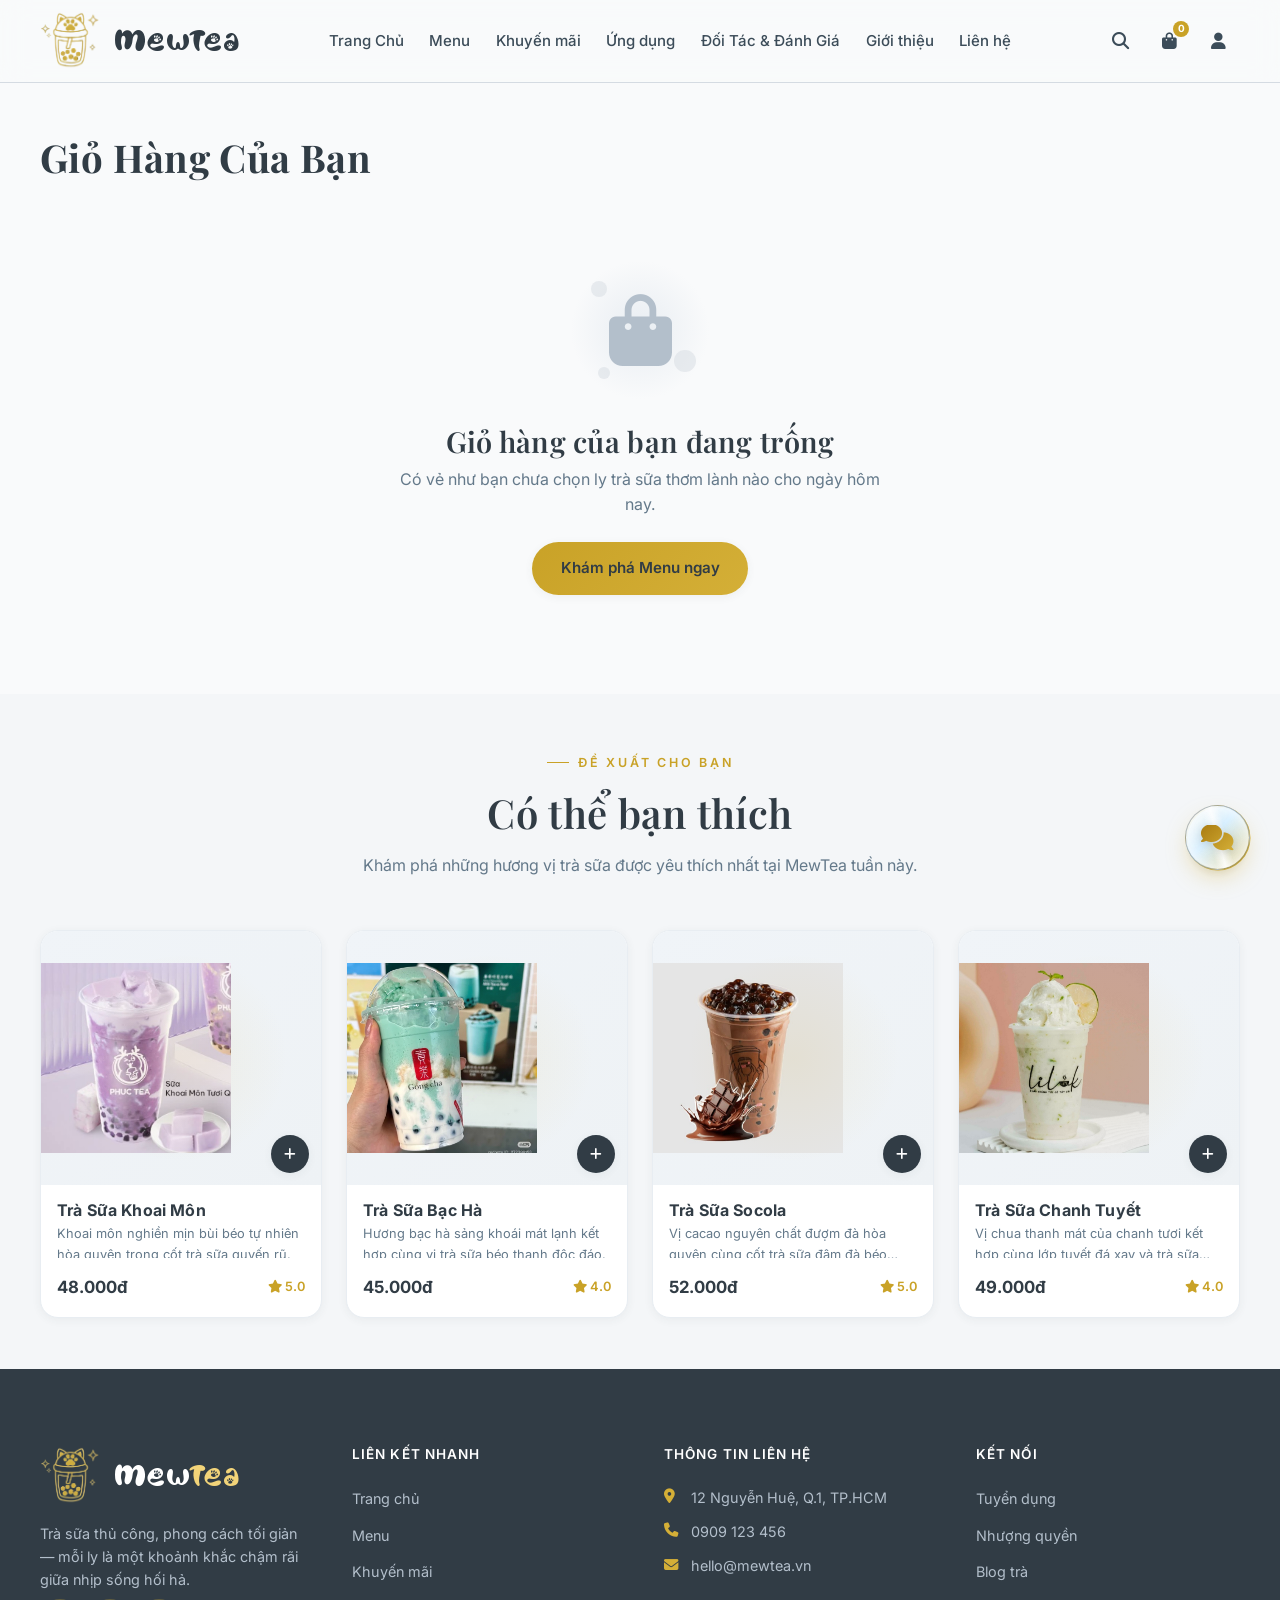
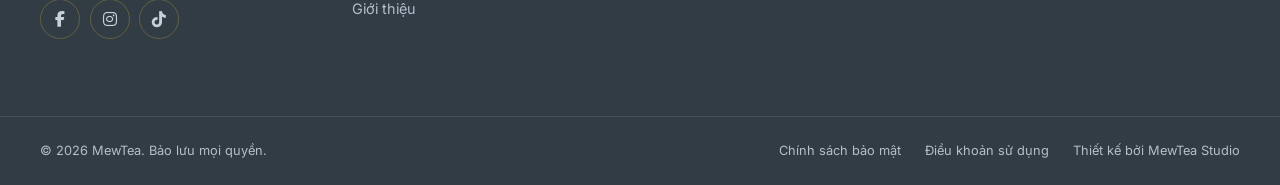
<file: Giohang.html>
<!DOCTYPE html>
<html lang="vi">
<head>
  <meta charset="UTF-8">
  <meta name="viewport" content="width=device-width, initial-scale=1.0">
  <title>Giỏ Hàng | MewTea — Trà Sữa Thủ Công Cao Cấp</title>
  <meta name="description" content="Quản lý giỏ hàng MewTea của bạn — trà sữa thủ công từ nguyên liệu tự nhiên, phong cách tối giản Nhật Bản & Bắc Âu.">
  
  <link rel="preconnect" href="https://fonts.googleapis.com">
  <link rel="preconnect" href="https://fonts.gstatic.com" crossorigin>
  <link href="https://fonts.googleapis.com/css2?family=Playfair+Display:ital,wght@0,400;0,500;0,600;0,700;1,500&family=Inter:wght@300;400;500;600;700&display=swap" rel="stylesheet">
  <link rel="stylesheet" href="https://cdnjs.cloudflare.com/ajax/libs/font-awesome/6.5.1/css/all.min.css">
  <link rel="stylesheet" href="assets/css/Header.css">
  <link rel="stylesheet" href="assets/css/Footer.css">
  <link rel="stylesheet" href="assets/css/Giohang.css">
  <link rel="stylesheet" href="assets/css/pop-up.css">
  <script src="assets/js/cart-handler.js"></script>
  <style>
    @font-face {
      font-family: "MewFont" ;
      src: url("assets/Font/MewFont.ttf") format("truetype");
      font-weight: normal;
      font-style: normal;
    }
  </style>

</head>
<body>

<header class="site-header">
  <div class="container header__inner">

    <!-- Header Logo -->
    <a href="Index.html" class="logo" aria-label="MewTea — Trang chủ" target="_self">
      <span class="logo__mark">
        <img src="assets/Logo/MT.png" alt="Logo MewTea">
      </span>
      <span class="logo__text">Mew<em>Tea</em></span>
    </a>

    <input type="checkbox" id="nav-toggle" class="nav-toggle-input">

    <nav class="nav" aria-label="Điều hướng chính">
      <ul class="nav__list">
        <li><a href="Index.html#hero" class="nav__link" target="_self">Trang Chủ</a></li>
        <li><a href="Menu.html" class="nav__link" target="_self">Menu</a></li>
        <li><a href="Safe.html" class="nav__link" target="_self">Khuyến mãi</a></li>
        <li><a href="Ourapp.html" class="nav__link" target="_self">Ứng dụng</a></li>
        <li><a href="Client-partner.html" class="nav__link" target="_self">Đối Tác & Đánh Giá</a></li>
        <li><a href="About.html" class="nav__link" target="_self">Giới thiệu</a></li>
        <li><a href="Index.html#contact" class="nav__link" target="_self">Liên hệ</a></li>
      </ul>
    </nav>

    <div class="header__actions">
      <button class="icon-btn icon-btn--search" aria-label="Tìm kiếm"><i class="fa-solid fa-magnifying-glass"></i></button>
      <a href="Giohang.html" class="icon-btn" aria-label="Giỏ hàng" target="_self">
        <i class="fa-solid fa-bag-shopping"></i>
        <span class="cart-badge">2</span>
      </a>
      <a href="Login.html" class="icon-btn" aria-label="Tài khoản" target="_self"><i class="fa-solid fa-user"></i></a>
      <label for="nav-toggle" class="nav-toggle-label" aria-label="Mở menu">
        <span></span><span></span><span></span>
      </label>
    </div>

    <label for="nav-toggle" class="nav-overlay" aria-hidden="true"></label>
  </div>
</header>

  <main class="cart-section section--tight">
    <div class="container">
      <h1 class="cart-title">Giỏ Hàng Của Bạn</h1>
      
      <div class="cart-grid" id="cart-grid">
        
        <section class="cart-left">
          <div class="cart-list" id="cart-items-container">
            </div>
        </section>

        <aside class="cart-right cart-summary" id="cart-summary-section">
          <div class="order-summary glass">
            <h2 class="summary-title">Tóm tắt đơn hàng</h2>
            
            <div class="promo-box">
              <label for="voucher-input" class="promo-label">Mã khuyến mãi / Voucher</label>
              <div class="promo-input-group">
                <input type="text" id="voucher-input" placeholder="Nhập mã MEWTEA..." autocomplete="off">
                <button type="button" class="btn-apply" id="btn-apply-voucher">Áp dụng</button>
              </div>
              <p class="promo-message" id="promo-msg"></p>
            </div>

            <div class="summary-details">
              <div class="summary-row">
                <span>Tạm tính</span>
                <span id="summary-subtotal">0đ</span>
              </div>
              <div class="summary-row" id="voucher-row" style="display: none;">
                <span>Voucher giảm giá</span>
                <span class="discount-color" id="summary-discount">-0đ</span>
              </div>
              <div class="summary-row">
                <span>Phí giao hàng</span>
                <span id="summary-shipping">30.000đ</span>
              </div>
              <div class="summary-row" id="shipping-discount-row" style="display: none;">
                <span>Hỗ trợ phí ship (Freeship)</span>
                <span class="discount-color" id="summary-shipping-discount">-30.000đ</span>
              </div>
              <div class="summary-row">
                <span>Thuế VAT (8%)</span>
                <span id="summary-vat">0đ</span>
              </div>
              <div class="summary-divider"></div>
              <div class="summary-row summary-total">
                <span>Tổng tiền</span>
                <span id="summary-total">0đ</span>
              </div>
            </div>

            <div class="summary-actions">
              <button class="btn btn--gold btn--full ripple-effect" id="btn-checkout">Thanh toán ngay</button>
              <a href="Menu.html" class="btn btn--outline btn--full ripple-effect">Tiếp tục mua sắm</a>
            </div>
          </div>
        </aside>

      </div>

      <div class="cart-empty" id="cart-empty-state" style="display: none;">
        <div class="empty-illustration">
          <div class="bubble-container">
            <div class="empty-bubble"></div>
            <div class="empty-bubble"></div>
            <div class="empty-bubble"></div>
          </div>
          <i class="fa-solid fa-bag-shopping empty-icon"></i>
        </div>
        <h2>Giỏ hàng của bạn đang trống</h2>
        <p>Có vẻ như bạn chưa chọn ly trà sữa thơm lành nào cho ngày hôm nay.</p>
        <a href="Menu.html" class="btn btn--gold ripple-effect">Khám phá Menu ngay</a>
      </div>

    </div>
  </main>

  <section class="recommended-section bg-alt section--tight">
    <div class="container">
      <div class="section-head section-head--center">
        <span class="eyebrow">Đề xuất cho bạn</span>
        <h2>Có thể bạn thích</h2>
        <p>Khám phá những hương vị trà sữa được yêu thích nhất tại MewTea tuần này.</p>
      </div>

      <div class="recommend-grid" id="cart-recommend-grid"></div>
    </div>
  </section>

<footer class="site-footer">
  <div class="container footer__top">
    <div class="footer__brand">
      <a href="Index.html" class="logo" target="_self">
        <span class="logo__mark">
          <img src="assets/Logo/MT.png" alt="Logo MewTea">
        </span>
        <span class="logo__text">Mew<em>Tea</em></span>
      </a>
      <p>Trà sữa thủ công, phong cách tối giản — mỗi ly là một khoảnh khắc chậm rãi giữa nhịp sống hối hả.</p>
      <div class="footer__social">
        <a href="https://facebook.com/mewtea.vn" aria-label="Facebook" target="_blank" rel="noopener"><i class="fa-brands fa-facebook-f"></i></a>
        <a href="https://instagram.com/mewtea.vn" aria-label="Instagram" target="_blank" rel="noopener"><i class="fa-brands fa-instagram"></i></a>
        <a href="https://www.tiktok.com/@mewtea.vn" aria-label="TikTok" target="_blank" rel="noopener"><i class="fa-brands fa-tiktok"></i></a>
      </div>
    </div>

    <div class="footer__col">
      <h4>Liên kết nhanh</h4>
      <ul>
        <li><a href="Index.html#hero" target="_self">Trang chủ</a></li>
        <li><a href="Menu.html" target="_self">Menu</a></li>
        <li><a href="Safe.html" target="_self">Khuyến mãi</a></li>
        <li><a href="About.html" target="_self">Giới thiệu</a></li>
      </ul>
    </div>

    <div class="footer__col">
      <h4>Thông tin liên hệ</h4>
      <ul class="footer__contact">
        <li><i class="fa-solid fa-location-dot"></i> 12 Nguyễn Huệ, Q.1, TP.HCM</li>
        <li><i class="fa-solid fa-phone"></i> 0909 123 456</li>
        <li><i class="fa-solid fa-envelope"></i> hello@mewtea.vn</li>
      </ul>
    </div>

    <div class="footer__col">
      <h4>Kết nối</h4>
      <ul>
        <li><a href="Index.html#contact" target="_self">Tuyển dụng</a></li>
        <li><a href="Index.html#contact" target="_self">Nhượng quyền</a></li>
        <li><a href="Menu.html" target="_self">Blog trà</a></li>
      </ul>
    </div>
  </div>

  <div class="container footer__bottom">
    <p>© 2026 MewTea. Bảo lưu mọi quyền.</p>
    <div class="footer__legal">
      <a href="About.html" target="_self">Chính sách bảo mật</a>
      <a href="About.html" target="_self">Điều khoản sử dụng</a>
      <a href="About.html" target="_self">Thiết kế bởi MewTea Studio</a>
    </div>
  </div>
</footer>

<script src="assets/js/EffectGioHang.js"></script>

<script src="assets/js/mewtea-data.js"></script>
<script src="assets/js/GioHang.js"></script>

<a href="https://zalo.me/pc" class="mt-floating-popup-link" target="_blank">
  <button class="mt-floating-popup" aria-label="Liên hệ MewTea">
      <i class="fa-solid fa-comments"></i>
  </button>
  <span class="mt-floating-tooltip">
      Chat với MewTea
  </span>
</a>
</body>
</html>
</file>
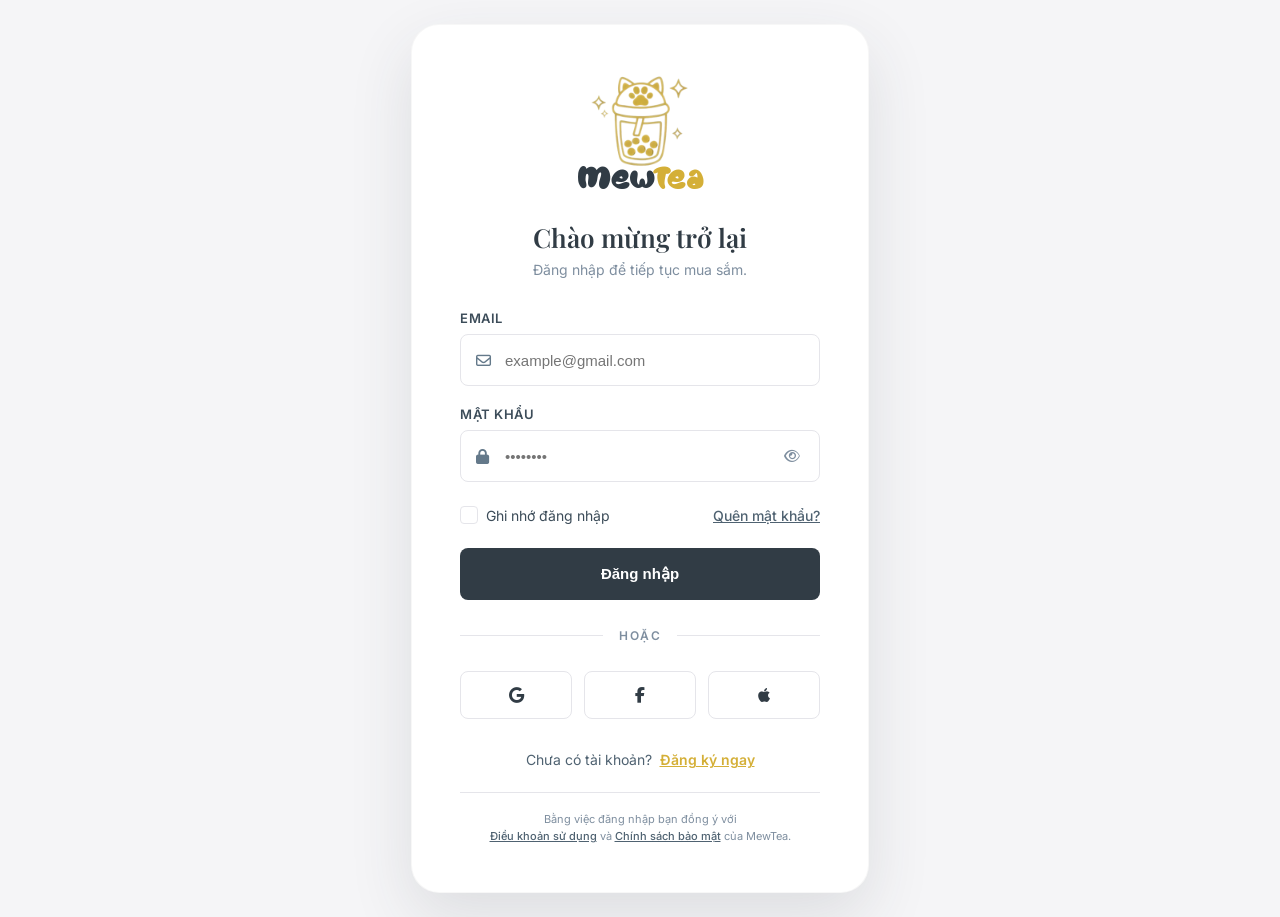
<file: Login.html>
<!DOCTYPE html>
<html lang="vi">
<head>
  <meta charset="UTF-8">
  <meta name="viewport" content="width=device-width, initial-scale=1.0">
  <title>Đăng nhập — MewTea Luxury Tea & Cafe</title>
  <meta name="description" content="Đăng nhập vào tài khoản MewTea để tích điểm thành viên, nhận voucher độc quyền và đặt những ly trà sữa thủ công thượng hạng.">

  <!-- Google Fonts & Font Awesome -->
  <link rel="preconnect" href="https://fonts.googleapis.com">
  <link rel="preconnect" href="https://fonts.gstatic.com" crossorigin>
  <link href="https://fonts.googleapis.com/css2?family=Playfair+Display:ital,wght@0,400;0,500;0,600;0,700;1,500&family=Inter:wght@300;400;500;600;700&display=swap" rel="stylesheet">
  <link rel="stylesheet" href="https://cdnjs.cloudflare.com/ajax/libs/font-awesome/6.5.1/css/all.min.css">
  <link rel="stylesheet" href="assets/css/Login.css">
  <style>
    @font-face {
      font-family: "MewFont" ;
      src: url("assets/Font/MewFont.ttf") format("truetype");
      font-weight: normal;
      font-style: normal;
  }
  </style>
</head>
<body>

  <div class="login-container">

    <!-- Right Login Area -->
    <main class="form-side">
      <article class="login-card">
        <header class="card-header">
          <div class="logo"><img src="assets/Logo/MT.png" alt="Logo"></div>
          <div class="logo">Mew<span>Tea</span></div>
          <h2>Chào mừng trở lại</h2>
          <p>Đăng nhập để tiếp tục mua sắm.</p>
        </header>

        <!-- Login Form -->
        <form id="loginForm" novalidate>
          
          <!-- Email Input -->
          <div class="form-group" id="emailGroup">
            <label for="email" class="form-label">Email</label>
            <div class="input-wrapper">
              <input 
                type="email" 
                id="email" 
                class="form-input" 
                placeholder="example@gmail.com" 
                required 
                autocomplete="email"
                aria-describedby="emailError"
              >
              <i class="fa-regular fa-envelope input-icon" aria-hidden="true"></i>
            </div>
            <span class="error-text" id="emailError" role="alert">
              <i class="fa-solid fa-circle-exclamation"></i> Email không hợp lệ
            </span>
          </div>

          <!-- Password Input -->
          <div class="form-group" id="passwordGroup">
            <label for="password" class="form-label">Mật khẩu</label>
            <div class="input-wrapper">
              <input 
                type="password" 
                id="password" 
                class="form-input" 
                placeholder="••••••••" 
                required 
                autocomplete="current-password"
                aria-describedby="passwordError"
              >
              <i class="fa-solid fa-lock input-icon" aria-hidden="true"></i>
              <button type="button" id="togglePassword" class="password-toggle" aria-label="Hiển thị mật khẩu">
                <i class="fa-regular fa-eye"></i>
              </button>
            </div>
            <span class="error-text" id="passwordError" role="alert">
              <i class="fa-solid fa-circle-exclamation"></i> Mật khẩu phải chứa ít nhất 6 ký tự
            </span>
          </div>

          <!-- Options -->
          <div class="form-options">
            <label class="remember-label">
              <input type="checkbox" class="remember-checkbox" id="remember">
              <span>Ghi nhớ đăng nhập</span>
            </label>
            <a href="#" class="forgot-link">Quên mật khẩu?</a>
          </div>

          <!-- Submit Button -->
          <button type="submit" class="btn-login" id="submitBtn">
            <span class="spinner" aria-hidden="true"></span>
            <span class="btn-text">Đăng nhập</span>
          </button>
        </form>

        <div class="divider">Hoặc</div>

        <!-- Social Connections -->
        <div class="social-grid">
          <button type="button" class="btn-social" aria-label="Đăng nhập bằng Google">
            <i class="fa-brands fa-google"></i>
          </button>
          <button type="button" class="btn-social" aria-label="Đăng nhập bằng Facebook">
            <i class="fa-brands fa-facebook-f"></i>
          </button>
          <button type="button" class="btn-social" aria-label="Đăng nhập bằng Apple">
            <i class="fa-brands fa-apple"></i>
          </button>
        </div>

        <div class="register-prompt">
          Chưa có tài khoản? <a href="#" class="register-link">Đăng ký ngay</a>
        </div>

        <!-- Tiny Footer -->
        <footer class="small-footer">
          Bằng việc đăng nhập bạn đồng ý với <br>
          <a href="#">Điều khoản sử dụng</a> và <a href="#">Chính sách bảo mật</a> của MewTea.
        </footer>
      </article>
    </main>

  </div>

  <!-- Smooth Client-Side Operations Script -->
  <script src="assets/js/Login.js"></script>

</body>
</html>
</file>
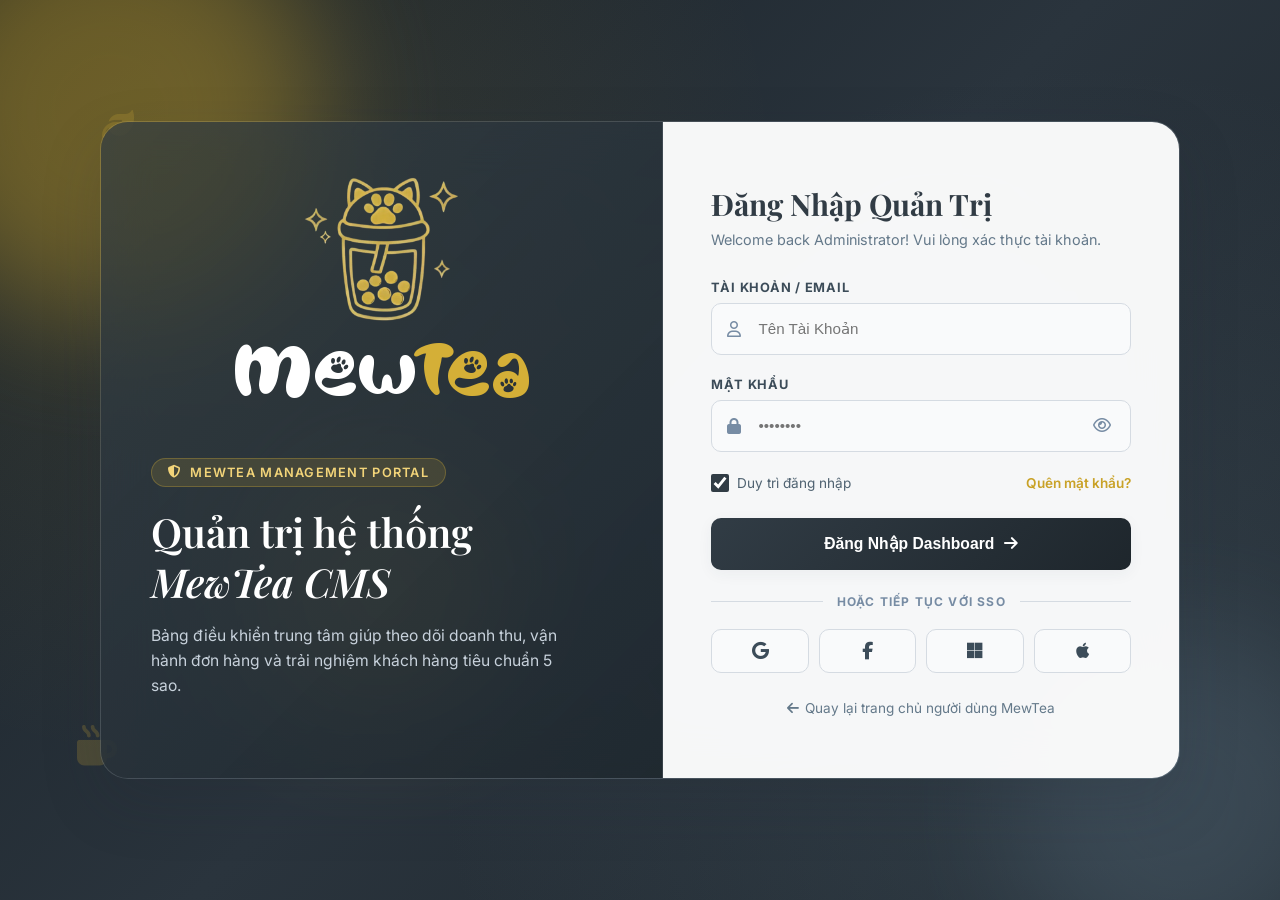
<file: admin/admin-login.html>
<!DOCTYPE html>
<html lang="vi">
<head>
    <meta charset="UTF-8">
    <meta name="viewport" content="width=device-width, initial-scale=1.0">
    <title>MewTea Admin — Dang nhap Quản trị</title>
    <link rel="preconnect" href="https://fonts.googleapis.com">
    <link rel="preconnect" href="https://fonts.gstatic.com" crossorigin>
    <link href="https://fonts.googleapis.com/css2?family=Playfair+Display:ital,wght@0,400;0,500;0,600;0,700;1,500&family=Inter:wght@300;400;500;600;700&display=swap" rel="stylesheet">
    <link rel="stylesheet" href="https://cdnjs.cloudflare.com/ajax/libs/font-awesome/6.5.1/css/all.min.css">
    
    <link rel="stylesheet" href="../assets/css/admin-login.css">
    <style>
      @font-face {
        font-family: "MewFont" ;
        src: url("../assets/Font/MewFont.ttf") format("truetype");
        font-weight: normal;
        font-style: normal;
      }
    </style>
</head>
<body>

    <div class="bg-canvas">
        <div class="floating-blob blob-1"></div>
        <div class="floating-blob blob-2"></div>
        <div class="floating-blob blob-3"></div>
    </div>

    <!-- Decorative floating tea icons -->
    <i class="fa-solid fa-leaf tea-decor" style="top: 12%; left: 8%; font-size: 2rem;"></i>
    <i class="fa-solid fa-mug-hot tea-decor" style="bottom: 15%; left: 6%; font-size: 2.5rem; animation-delay: -3s;"></i>
    <i class="fa-solid fa-leaf tea-decor" style="top: 20%; right: 10%; font-size: 1.8rem; animation-delay: -6s;"></i>

    <div class="admin-portal-wrapper" id="portalContainer">
        
        <!-- Left Hero Section -->
        <div class="portal-hero">
            <a href="../Index.html" class="hero-brand">
                <img src="../assets/Logo/MT.png" alt="MewTea Logo" onerror="this.src='https://via.placeholder.com/48?text=MT'">
                <div class="hero-brand-text">Mew<em>Tea</em></div>
            </a>

            <div class="hero-illustration">
                <div class="hero-badge">
                    <i class="fa-solid fa-shield-halved"></i> MewTea Management Portal
                </div>
                <h1 class="hero-title">Quản trị hệ thống<br><em>MewTea CMS</em></h1>
                <p class="hero-desc">Bảng điều khiển trung tâm giúp theo dõi doanh thu, vận hành đơn hàng và trải nghiệm khách hàng tiêu chuẩn 5 sao.</p>
            </div>

        </div>

        <!-- Right Form Section -->
        <div class="portal-form-side">
            <div class="form-header">
                <h2>Đăng Nhập Quản Trị</h2>
                <p>Welcome back Administrator! Vui lòng xác thực tài khoản.</p>
            </div>

            <form id="adminLoginForm">
                <div class="form-group">
                    <label class="form-label">Tài khoản / Email</label>
                    <div class="input-wrapper">
                        <input type="text" id="username" class="form-input" placeholder="Tên Tài Khoản" required>
                        <i class="fa-regular fa-user input-icon"></i>
                    </div>
                </div>

                <div class="form-group">
                    <label class="form-label">Mật khẩu</label>
                    <div class="input-wrapper">
                        <input type="password" id="password" class="form-input" placeholder="••••••••" required>
                        <i class="fa-solid fa-lock input-icon"></i>
                        <button type="button" class="password-toggle" id="togglePass" aria-label="Hiện mật khẩu">
                            <i class="fa-regular fa-eye"></i>
                        </button>
                    </div>
                </div>

                <div class="form-options">
                    <label class="remember-label">
                        <input type="checkbox" class="remember-checkbox" checked>
                        <span>Duy trì đăng nhập</span>
                    </label>
                    <a href="#" class="forgot-link" onclick="alert('Vui lòng liên hệ Admin hệ thống để cấp lại mật khẩu!'); return false;">Quên mật khẩu?</a>
                </div>

                <button type="submit" class="btn-submit">
                    <span>Đăng Nhập Dashboard</span>
                    <i class="fa-solid fa-arrow-right"></i>
                </button>
            </form>

            <div class="social-divider">
                <span>Hoặc tiếp tục với SSO</span>
            </div>

            <div class="social-grid">
                <a href="#" class="btn-social" title="Continue with Google" onclick="simulateSSO('Google'); return false;">
                    <i class="fa-brands fa-google"></i>
                </a>
                <a href="#" class="btn-social" title="Continue with Facebook" onclick="simulateSSO('Facebook'); return false;">
                    <i class="fa-brands fa-facebook-f"></i>
                </a>
                <a href="#" class="btn-social" title="Continue with Microsoft" onclick="simulateSSO('Microsoft'); return false;">
                    <i class="fa-brands fa-microsoft"></i>
                </a>
                <a href="#" class="btn-social" title="Continue with Apple" onclick="simulateSSO('Apple'); return false;">
                    <i class="fa-brands fa-apple"></i>
                </a>
            </div>

            <div class="back-to-site">
                <a href="../Index.html">
                    <i class="fa-solid fa-arrow-left"></i> Quay lại trang chủ người dùng MewTea
                </a>
            </div>
        </div>
    </div>

    <!-- Toast Alert -->
    <div class="toast-alert" id="toastError">
        <i class="fa-solid fa-circle-exclamation"></i>
        <div class="toast-content">
            <strong>Đăng nhập thất bại!</strong>
            <span id="toastMsg">Tài khoản hoặc mật khẩu không chính xác.</span>
        </div>
    </div>

    <script src="../assets/js/admin-login.js"></script>
</body>
</html>
</file>
<file: assets/css/Header.css>
/* ==========================================================================
   HEADER.CSS — MewTea Shared Site Header
   ==========================================================================
   Nguồn: tách nguyên trạng từ khối CSS Header/Branding của Menu.html
   (Menu.html = SOURCE OF TRUTH cho Header/Footer theo yêu cầu refactor).
   File này chỉ chứa CSS của: Logo (dùng chung Header/Footer), Site Header,
   Navigation, Header actions, Icon buttons (search/cart/account), Cart badge,
   Mobile menu toggle, Mobile overlay và Responsive Header.
   Không chứa CSS của Hero/Banner/Main content/Footer riêng/Popup/Trang riêng.
   ========================================================================== */

/* Icon button (Search / Cart / Account trong Header) */
.icon-btn{
  width:44px; height:44px; display:inline-flex; align-items:center; justify-content:center;
  border-radius:var(--r-sm); color:var(--p-800); font-size:1.05rem; position:relative;
  transition:background var(--t-fast), color var(--t-fast);
}
.icon-btn:hover{ background:var(--bg-300); color:var(--gold-dark); }
.icon-btn .cart-badge{
  position:absolute; top:2px; right:2px; background:var(--gold-dark); color:var(--white);
  font-size:.62rem; font-weight:700; width:16px; height:16px; border-radius:50%;
  display:flex; align-items:center; justify-content:center;
}

/* Font riêng cho logo text (MewFont) */
@font-face {
  font-family: "MewFont";
  src: url("Font/MewFont.ttf") format("truetype");
  font-weight: normal;
  font-style: normal;
}

.logo {
  display: flex !important;
  align-items: center !important;
  gap: 14px !important;
  flex-shrink: 0;
  text-decoration: none;
}

.logo__mark {
  display: flex !important;
  align-items: center !important;
  justify-content: center !important;
  background: none !important;
  border: none !important;
  border-radius: 0 !important;
  box-shadow: none !important;
  padding: 0 !important;
  margin: 0 !important;
  flex-shrink: 0;
  transition: transform 0.35s ease;
}

.logo__mark img {
  border: none !important;
  border-radius: 0 !important;
  background: none !important;
  object-fit: contain !important;
  display: block;
}

.logo__text {
  font-family: "MewFont", serif !important;
  font-weight: normal !important;
  line-height: 1 !important;
  letter-spacing: 0.04em !important;
  color: var(--p-900);
  white-space: nowrap !important;
  transition: color 0.35s ease;
  margin-top: 10px;
}

.logo__text em {
  font-style: normal;
}

.logo:hover .logo__mark {
  transform: translateY(-2px);
}

.logo:hover .logo__text {
  color: var(--gold-dark) !important;
}

.logo:hover .logo__text em {
  color: var(--gold-dark) !important;
}

.logo__mark, .logo__mark img {
  width: 60px !important;
  height: 60px !important;
}
.logo__text {
  font-size: 2.2rem !important;
}

@media (max-width: 991px) {
  .logo__mark, .logo__mark img {
    width: 54px !important;
    height: 54px !important;
  }
  .logo__text {
    font-size: 2rem !important;
  }
}

@media (max-width: 575px) {
  .logo__mark, .logo__mark img {
    width: 48px !important;
    height: 48px !important;
  }
  .logo__text {
    font-size: 1.75rem !important;
  }
}

.site-header {
  position: sticky; top: 0; z-index: 200;
  background: rgba(249, 250, 251, .82);
  backdrop-filter: blur(14px) saturate(160%); -webkit-backdrop-filter: blur(14px) saturate(160%);
  border-bottom: 1px solid var(--s-200);
  transition: box-shadow var(--t-fast);
}
.site-header:hover { box-shadow: var(--sh-sm); }
.header__inner { display: flex; align-items: center; justify-content: space-between; height: 82px; gap: var(--sp-3); }

.nav__list { display: flex; align-items: center; gap: clamp(1.2rem,2vw,2.4rem); }
.nav__link {
  font-size: .94rem; font-weight: 500; color: var(--p-800); position: relative; padding: .4rem 0;
  transition: color var(--t-fast);
}
.nav__link::after {
  content: ''; position: absolute; left: 0; bottom: -2px; width: 0; height: 1.5px;
  background: var(--gold-dark); transition: width var(--t-med);
}
.nav__link:hover { color: var(--gold-dark); }
.nav__link:hover::after, .nav__link--active::after { width: 100%; }
.nav__link--active { color: var(--p-900); font-weight: 600; }

.header__actions { display: flex; align-items: center; gap: .3rem; flex-shrink: 0; }
.header__actions .icon-btn--search { display: inline-flex; }

.nav-toggle-input { display: none; }
.nav-toggle-label {
  display: none; width: 44px; height: 44px; border-radius: var(--r-sm); cursor: pointer;
  align-items: center; justify-content: center; flex-direction: column; gap: 5px;
  transition: background var(--t-fast);
}
.nav-toggle-label:hover { background: var(--bg-300); }
.nav-toggle-label span { width: 20px; height: 2px; background: var(--p-900); border-radius: 2px; transition: all var(--t-med); }

.nav-overlay { display: none; }

@media (max-width: 991px) {
  .nav-toggle-label { display: flex; order: 3; }
  .header__actions { order: 2; }
  .nav {
    position: fixed; top: 0; right: -100%; width: min(340px,84vw); height: 100vh;
    background: var(--bg-100); box-shadow: var(--sh-lg); padding: 6.5rem var(--sp-4) var(--sp-4);
    transition: right var(--t-med); z-index: 220;
  }
  .nav__list { flex-direction: column; align-items: flex-start; gap: var(--sp-3); }
  .nav__link { font-size: 1.1rem; }
  .nav-overlay {
    display: block; position: fixed; inset: 0; background: rgba(32,39,45,.45);
    opacity: 0; visibility: hidden; transition: opacity var(--t-med); z-index: 210;
  }
  .nav-toggle-input:checked ~ .nav { right: 0; }
  .nav-toggle-input:checked ~ .nav-overlay { opacity: 1; visibility: visible; }
}
</file>
<file: assets/css/Footer.css>
/* ==========================================================================
   FOOTER.CSS — MewTea Shared Site Footer
   ==========================================================================
   Nguồn: tách nguyên trạng từ khối CSS "8. FOOTER" của Menu.html
   (Menu.html = SOURCE OF TRUTH cho Header/Footer theo yêu cầu refactor).
   File này chỉ chứa CSS của: Footer layout, Footer brand/logo, Footer social,
   Footer columns/links, Footer contact, Footer bottom/legal.
   Không chứa CSS của Header/Main content/Trang riêng/Popup.
   Lưu ý: một vài trang (vd. Client-partner.css) có thêm override màu sắc
   Footer riêng cho trang đó — các override này KHÔNG được đưa vào đây vì
   không áp dụng chung cho toàn site (xem báo cáo cuối).
   ========================================================================== */
.site-footer{ background:var(--p-900); color:var(--s-300); }
.footer__top{ padding-block:clamp(3rem,6vw,5rem); display:grid; grid-template-columns:repeat(auto-fit,minmax(200px,1fr)); gap:var(--sp-5); }

.footer__brand .logo__text { color: var(--white) !important; }
.footer__brand .logo__text em { color: var(--gold-light) !important; }
.footer__brand p{ margin-top:var(--sp-2); font-size:.9rem; color:var(--s-400); max-width:280px; }
.footer__col h4{ color:var(--white); font-family:var(--font-body); font-size:.85rem; letter-spacing:.08em; text-transform:uppercase; margin-bottom:var(--sp-3); font-weight:600; }
.footer__col ul{ display:grid; gap:.7rem; }
.footer__col a{ font-size:.9rem; color:var(--s-400); transition:color var(--t-fast), padding-left var(--t-fast); }
.footer__col a:hover{ color:var(--gold-light); padding-left:4px; }
.footer__contact li{ display:flex; gap:.7rem; font-size:.9rem; color:var(--s-400); align-items:flex-start; }
.footer__contact i{ color:var(--gold); width:16px; margin-top:.2rem; }
.footer__social{ display:flex; gap:.6rem; margin-top:var(--sp-1); }
.footer__social a{
  width:40px; height:40px; border-radius:50%; border:1px solid rgba(212,175,55,.3);
  display:flex; align-items:center; justify-content:center; color:var(--s-300); transition:all var(--t-fast);
}
.footer__social a:hover{ background:var(--gold-dark); border-color:var(--gold-dark); color:var(--p-900); transform:translateY(-3px); }

.footer__bottom{
  border-top:1px solid rgba(211,219,226,.12); padding-block:var(--sp-3);
  display:flex; flex-wrap:wrap; align-items:center; justify-content:space-between; gap:var(--sp-2);
  font-size:.8rem; color:var(--s-400);
}
.footer__legal{ display:flex; gap:var(--sp-3); flex-wrap:wrap; }
.footer__legal a:hover{ color:var(--gold-light); }
</file>
<file: assets/css/Giohang.css>
/* ==========================================================================
   0. ROOT TOKENS — Đồng bộ tuyệt đối với MewTea Design System
   ========================================================================== */
   :root {
    /* Primary (Winter / Charcoal-Steel) */
    --p-900: #313C45;
    --p-800: #3C4C59;
    --p-700: #4F6271;
    --p-600: #64798A;
    --p-500: #778CA4;
  
    /* Secondary */
    --s-400: #B3BFCB;
    --s-300: #C7D1DB;
    --s-200: #D5DBE2;
    --s-100: #E8EDF2;
  
    /* Background */
    --bg-100: #F9FAFB;
    --bg-200: #F4F6F8;
    --bg-300: #EEF2F5;
  
    /* Accent — Luxury Gold */
    --gold-dark: #C9A227;
    --gold: #D4AF37;
    --gold-light: #F2D479;
  
    /* Neutrals */
    --white: #FFFFFF;
    --ink: #20272D;
  
    /* Custom Page Specs */
    --glass-bg: rgba(255, 255, 255, 0.45);
    --glass-border: rgba(255, 255, 255, 0.6);
  
    /* Fonts */
    --font-display: 'Playfair Display', serif;
    --font-body: 'Inter', sans-serif;
  
    /* Spacing */
    --sp-1: .5rem;   --sp-2: 1rem;   --sp-3: 1.5rem;  --sp-4: 2rem;
    --sp-5: 3rem;    --sp-6: 4rem;   --sp-7: 6rem;
  
    /* Radius */
    --r-sm: 10px; --r-md: 18px; --r-lg: 28px; --r-pill: 999px;
  
    /* Shadow */
    --sh-sm: 0 2px 10px rgba(49,60,69,.06);
    --sh-md: 0 10px 30px rgba(49,60,69,.10);
    --sh-lg: 0 24px 60px rgba(49,60,69,.16);
  
    /* Motion */
    --ease: cubic-bezier(.4, 0, .2, 1);
    --t-fast: .25s var(--ease);
    --t-med: .45s var(--ease);
  }
  
  /* ==========================================================================
     1. RESET & BASE
     ========================================================================== */
  *, *::before, *::after { box-sizing: border-box; margin: 0; padding: 0; }
  html { scroll-behavior: smooth; -webkit-text-size-adjust: 100%; }
  body {
    font-family: var(--font-body);
    color: var(--p-900);
    background: var(--bg-100);
    line-height: 1.6;
    font-weight: 400;
    overflow-x: hidden;
    -webkit-font-smoothing: antialiased;
  }
  img { max-width: 100%; height: auto; display: block; }
  a { text-decoration: none; color: inherit; }
  ul { list-style: none; }
  button { font-family: inherit; border: none; background: none; cursor: pointer; position: relative; overflow: hidden; }
  input { font-family: inherit; border: none; outline: none; }
  h1, h2, h3, h4 { font-family: var(--font-display); font-weight: 600; color: var(--p-900); line-height: 1.2; letter-spacing: .01em; }
  
  .container { width: 100%; max-width: 1320px; margin-inline: auto; padding-inline: clamp(1.25rem, 4vw, 2.5rem); }
  .section--tight { padding-block: clamp(2rem, 4vw, 3.5rem); }
  .bg-alt { background: var(--bg-200); }
  
  /* Eyebrow & Section Head */
  .eyebrow {
    font-family: var(--font-body); font-size: .78rem; font-weight: 600; letter-spacing: .22em;
    text-transform: uppercase; color: var(--gold-dark); margin-bottom: var(--sp-2);
    display: inline-flex; align-items: center; gap: .6rem;
  }
  .eyebrow::before { content: ''; width: 22px; height: 1px; background: var(--gold-dark); display: inline-block; }
  
  .section-head { max-width: 640px; margin-bottom: clamp(2rem, 4vw, 3.5rem); }
  .section-head h2 { font-size: clamp(1.75rem, 3.2vw, 2.5rem); margin-bottom: var(--sp-2); }
  .section-head p { color: var(--p-600); font-size: 1rem; }
  .section-head--center { margin-inline: auto; text-align: center; }
  
  /* Global Buttons */
  .btn {
    display: inline-flex; align-items: center; justify-content: center; gap: .6rem;
    padding: 0.9rem 1.8rem; border-radius: var(--r-pill); font-weight: 600; font-size: .95rem;
    transition: transform var(--t-fast), box-shadow var(--t-fast), background var(--t-fast), color var(--t-fast), border-color var(--t-fast);
    white-space: nowrap;
  }
  .btn--gold { background: linear-gradient(135deg, var(--gold-dark), var(--gold)); color: var(--p-900); box-shadow: var(--sh-sm); }
  .btn--gold:hover { transform: translateY(-2px); box-shadow: var(--sh-md); }
  .btn--outline { border: 1.5px solid var(--s-300); color: var(--p-800); }
  .btn--outline:hover { border-color: var(--gold-dark); color: var(--gold-dark); transform: translateY(-2px); }
  .btn--full { width: 100%; }
  
  /* Glassmorphism */
  .glass {
    background: var(--glass-bg);
    backdrop-filter: blur(20px) saturate(140%);
    -webkit-backdrop-filter: blur(20px) saturate(140%);
    border: 1px solid var(--glass-border);
  }
  
  /* ==========================================================================
     3. BREADCRUMB
     ========================================================================== */
  .breadcrumb-nav { background: var(--bg-200); padding-block: 1rem; border-bottom: 1px solid var(--s-200); }
  .breadcrumb-list { display: flex; align-items: center; gap: 0.6rem; font-size: 0.85rem; color: var(--p-600); }
  .breadcrumb-list a { transition: color var(--t-fast); }
  .breadcrumb-list a:hover { color: var(--gold-dark); }
  .breadcrumb-list i { font-size: 0.7rem; color: var(--s-400); }
  .breadcrumb-list .active { color: var(--p-900); font-weight: 600; }
  
  /* ==========================================================================
     4. LAYOUT GIỎ HÀNG (Desktop 70% / 30%)
     ========================================================================== */
  .cart-title { font-size: clamp(1.8rem, 3vw, 2.5rem); font-weight: 700; margin-bottom: var(--sp-4); animation: slideUp 0.6s var(--ease); }
  .cart-grid { display: grid; grid-template-columns: 68% 32%; gap: var(--sp-4); align-items: start; animation: slideUp 0.8s var(--ease); }
  
  /* --- CỘT TRÁI: DANH SÁCH SẢN PHẨM --- */
  .cart-list { display: flex; flex-direction: column; gap: var(--sp-3); }
  
  /* Card item sản phẩm */
  .cart-item {
    display: grid;
    grid-template-columns: 100px 1fr auto auto;
    align-items: center;
    gap: var(--sp-3);
    background: var(--white);
    border: 1px solid var(--s-100);
    border-radius: var(--r-md);
    padding: var(--sp-3);
    box-shadow: var(--sh-sm);
    transition: transform var(--t-fast), box-shadow var(--t-fast);
  }
  .cart-item:hover {
    transform: translateY(-4px);
    box-shadow: var(--sh-md);
  }
  
  /* Thumbnail */
  .item-img-wrapper {
    background: var(--bg-300);
    border-radius: var(--r-sm);
    aspect-ratio: 1;
    overflow: hidden;
    display: flex;
    align-items: center;
    justify-content: center;
    padding: 0.5rem;
  }
  .item-img { max-height: 100%; object-fit: contain; }
  
  /* Thông tin tùy chọn */
  .item-details { display: flex; flex-direction: column; gap: 0.35rem; }
  .item-name { font-size: 1.15rem; font-weight: 700; color: var(--p-900); font-family: var(--font-body); }
  .item-options { display: flex; flex-wrap: wrap; gap: 0.4rem 0.8rem; font-size: 0.8rem; color: var(--p-600); }
  .item-options span strong { color: var(--p-800); }
  
  /* Giá đơn vị */
  .item-price { font-size: 0.95rem; color: var(--p-500); font-weight: 500; }
  
  /* QUANTITY CONTROLLER (Phong cách tối giản Apple Store) */
  .quantity-control {
    display: flex;
    align-items: center;
    background: var(--bg-200);
    border-radius: var(--r-pill);
    padding: 3px;
    border: 1px solid var(--s-200);
  }
  .qty-btn {
    width: 34px; height: 34px;
    display: flex; align-items: center; justify-content: center;
    border-radius: 50%;
    background: var(--white);
    color: var(--p-800);
    font-size: 0.85rem;
    box-shadow: var(--sh-sm);
    transition: transform 0.15s cubic-bezier(0.175, 0.885, 0.32, 1.275), background var(--t-fast), color var(--t-fast);
  }
  .qty-btn:active { transform: scale(0.85); }
  .qty-btn:hover { background: var(--p-900); color: var(--white); }
  .qty-input { width: 38px; text-align: center; font-size: 0.95rem; font-weight: 700; background: transparent; color: var(--p-900); }
  
  /* Thành tiền & Xóa */
  .item-total-price { font-size: 1.15rem; font-weight: 700; color: var(--p-900); text-align: right; min-width: 90px; }
  .btn-delete {
    width: 36px; height: 36px;
    border-radius: 50%;
    color: #B8452F;
    display: flex; align-items: center; justify-content: center;
    background: rgba(184,69,47,0.06);
    transition: background var(--t-fast), color var(--t-fast), transform var(--t-fast);
  }
  .btn-delete:hover { background: #B8452F; color: var(--white); transform: scale(1.08); }
  
  /* --- CỘT PHẢI: ORDER SUMMARY --- */
  .order-summary {
    position: sticky; top: 110px;
    border-radius: var(--r-lg);
    padding: var(--sp-4);
    box-shadow: var(--sh-md);
  }
  .summary-title { font-size: 1.45rem; font-weight: 700; margin-bottom: var(--sp-3); border-bottom: 1.5px solid var(--s-200); padding-bottom: 1rem; }
  
  /* Promo Box */
  .promo-box { margin-bottom: var(--sp-3); }
  .promo-label { font-size: 0.85rem; font-weight: 600; color: var(--p-700); margin-bottom: 0.5rem; display: block; }
  .promo-input-group {
    display: flex;
    background: var(--white);
    border: 1.5px solid var(--s-300);
    border-radius: var(--r-pill);
    padding: 3px 3px 3px 15px;
    transition: border-color var(--t-fast);
  }
  .promo-input-group:focus-within { border-color: var(--gold-dark); }
  .promo-input-group input { flex: 1; font-size: 0.9rem; background: transparent; color: var(--p-900); }
  .promo-input-group input::placeholder { color: var(--s-400); }
  .btn-apply {
    background: var(--p-900); color: var(--white);
    font-size: 0.85rem; font-weight: 600;
    padding: 0.7rem 1.4rem; border-radius: var(--r-pill);
    transition: background var(--t-fast);
  }
  .btn-apply:hover { background: var(--p-700); }
  .promo-message { font-size: 0.78rem; font-weight: 500; margin-top: 0.4rem; padding-left: 10px; display: none; }
  .promo-message.success { color: #2E7D32; display: block; }
  .promo-message.error { color: #C62828; display: block; }
  
  /* Financial Details */
  .summary-details { display: flex; flex-direction: column; gap: var(--sp-2); margin-bottom: var(--sp-3); }
  .summary-row { display: flex; justify-content: space-between; font-size: 0.95rem; color: var(--p-700); }
  .summary-row span:last-child { font-weight: 600; color: var(--p-900); }
  .discount-color { color: #2E7D32 !important; }
  .summary-divider { height: 1px; background: var(--s-200); margin-block: 0.5rem; }
  .summary-total { font-size: 1.35rem; color: var(--p-900); }
  .summary-total span:first-child { font-weight: 700; font-family: var(--font-display); }
  .summary-total span:last-child { font-size: 1.45rem; font-weight: 700; color: var(--gold-dark); }
  
  .summary-actions { display: flex; flex-direction: column; gap: 0.8rem; }
  
  /* ==========================================================================
     5. EMPTY STATE (Trạng thái giỏ hàng trống)
     ========================================================================== */
  .cart-empty { text-align: center; padding-block: var(--sp-5); max-width: 500px; margin-inline: auto; animation: fadeIn 0.8s var(--ease); }
  .empty-illustration {
    position: relative; width: 140px; height: 140px; margin-inline: auto; margin-bottom: var(--sp-3);
    background: radial-gradient(circle, var(--s-100) 0%, transparent 70%);
    display: flex; align-items: center; justify-content: center;
  }
  .empty-icon { font-size: 4.5rem; color: var(--s-400); animation: continuousFloat 6s infinite ease-in-out; }
  .bubble-container { position: absolute; inset: 0; pointer-events: none; }
  .empty-bubble {
    position: absolute; border-radius: 50%; background: var(--s-200); opacity: 0.5;
    animation: floatBubble 5s infinite ease-in-out alternate;
  }
  .empty-bubble:nth-child(1) { width: 16px; height: 16px; top: 15%; left: 15%; animation-delay: 0.5s; }
  .empty-bubble:nth-child(2) { width: 22px; height: 22px; bottom: 20%; right: 10%; animation-delay: 1.5s; }
  .empty-bubble:nth-child(3) { width: 12px; height: 12px; bottom: 15%; left: 20%; animation-delay: 2.5s; }
  
  .cart-empty h2 { font-size: 1.8rem; margin-bottom: 0.5rem; }
  .cart-empty p { color: var(--p-600); margin-bottom: var(--sp-3); }
  
  /* ==========================================================================
     6. RECOMMENDED SECTION CARD (Đồng bộ tuyệt đối từ Index.html)
     ========================================================================== */
  .recommend-grid {
    display: grid;
    grid-template-columns: repeat(4, 1fr);
    gap: var(--sp-3);
    margin-top: var(--sp-3);
  }
  .rec-card {
    background: var(--white);
    border-radius: var(--r-md);
    border: 1px solid var(--s-100);
    box-shadow: var(--sh-sm);
    overflow: hidden;
    transition: transform var(--t-fast), box-shadow var(--t-fast);
  }
  .rec-card:hover {
    transform: translateY(-6px);
    box-shadow: var(--sh-md);
  }
  .rec-card__visual {
    position: relative; aspect-ratio: 1.1 / 1; background: linear-gradient(135deg, #F0F4F8, var(--bg-300));
    overflow: hidden; display: flex; align-items: center; justify-content: center;
  }
  .rec-card__bg-blob {
    position: absolute; width: 80%; height: 80%; border-radius: 50%;
    background: radial-gradient(circle, rgba(212,175,55,0.1) 0%, transparent 70%);
    pointer-events: none;
  }
  .rec-card__img { width: 68%; height: 68%; object-fit: contain; transition: transform var(--t-fast); }
  .rec-card:hover .rec-card__img { transform: scale(1.06) rotate(1deg); }
  
  .rec-quick-add {
    position: absolute; bottom: 12px; right: 12px;
    width: 38px; height: 38px; border-radius: 50%;
    background: var(--p-900); color: var(--white);
    display: flex; align-items: center; justify-content: center;
    box-shadow: var(--sh-sm); transition: background var(--t-fast), transform var(--t-fast);
    z-index: 5;
  }
  .rec-quick-add:hover { background: var(--gold-dark); transform: scale(1.1); }
  
  .rec-card__info { padding: var(--sp-2); }
  .rec-card__title { font-family: var(--font-body); font-size: 1rem; font-weight: 700; margin-bottom: 0.25rem; color: var(--p-900); }
  .rec-card__desc { font-size: 0.8rem; color: var(--p-600); margin-bottom: var(--sp-2); display: -webkit-box; -webkit-line-clamp: 2; -webkit-box-orient: vertical; overflow: hidden; height: 2.6em; }
  .rec-card__footer { display: flex; justify-content: space-between; align-items: center; }
  .rec-card__price { font-size: 1.05rem; font-weight: 700; color: var(--p-900); }
  .rec-card__rating { font-size: 0.8rem; font-weight: 600; color: var(--gold-dark); }
  
  /* ==========================================================================
     8. ANIMATION EFFECTS (Không sử dụng thư viện)
     ========================================================================== */
  @keyframes fadeIn { from { opacity: 0; } to { opacity: 1; } }
  @keyframes slideUp { from { opacity: 0; transform: translateY(18px); } to { opacity: 1; transform: translateY(0); } }
  @keyframes floatBubble { from { transform: translateY(0) scale(1); } to { transform: translateY(-12px) scale(1.08); } }
  @keyframes continuousFloat { 0% { transform: translateY(0px); } 50% { transform: translateY(-8px); } 100% { transform: translateY(0px); } }
  
  /* Ripple Effect Styles */
  .ripple {
    position: absolute;
    background: rgba(255, 255, 255, 0.4);
    border-radius: 50%;
    transform: scale(0);
    animation: rippleAnimation 0.6s linear;
    pointer-events: none;
  }
  @keyframes rippleAnimation { to { transform: scale(4); opacity: 0; } }
  
  /* ==========================================================================
     9. RESPONSIVE BREAKPOINTS
     ========================================================================== */
  @media (max-width: 1200px) {
    .recommend-grid { grid-template-columns: repeat(3, 1fr); }
    .recommend-grid article:last-child { display: none; }
  }
  
  @media (max-width: 991px) {
    .cart-grid { grid-template-columns: 1fr; gap: var(--sp-4); }
    .order-summary { position: static; }
    .recommend-grid { grid-template-columns: repeat(2, 1fr); }
    .recommend-grid article:last-child { display: block; }
  }
  
  @media (max-width: 768px) {
    .cart-item { grid-template-columns: 80px 1fr auto; gap: var(--sp-2); padding: var(--sp-2); }
    .item-name { font-size: 1rem; }
    .item-total-price { grid-column: span 2; text-align: right; margin-top: 0.3rem; }
    .quantity-control { order: 3; }
    .btn-delete { order: 4; }
    .recommend-grid { grid-template-columns: 1fr; }
  }

  /* ==========================================================================
     10. CART ROW COMPATIBILITY LAYER
     Các dòng sản phẩm trong giỏ hàng được cart-handler.js render động bằng
     class .cart-item-row / .p-qty / .cart-item-subtotal / .btn-remove-item.
     Khối CSS này áp style Apple-Store tối giản (giống .cart-item / .quantity-control
     / .qty-btn / .item-total-price / .btn-delete) lên đúng các class đó,
     KHÔNG can thiệp vào logic JS.
     ========================================================================== */
  .cart-item-row {
    display: flex !important;
    align-items: center;
    justify-content: space-between;
    gap: var(--sp-3);
    background: var(--white);
    border: 1px solid var(--s-100) !important;
    border-radius: var(--r-md) !important;
    padding: var(--sp-3) !important;
    box-shadow: var(--sh-sm);
    transition: transform var(--t-fast), box-shadow var(--t-fast);
    animation: slideUp 0.5s var(--ease);
  }
  .cart-item-row:hover { transform: translateY(-4px); box-shadow: var(--sh-md); }
  .cart-item-row .item-img-wrapper { width: 90px !important; height: 90px !important; flex-shrink: 0; }
  .cart-item-row .item-name { font-size: 1.1rem; font-family: var(--font-body); }
  .cart-item-row .item-note { display: block; }

  .cart-item-row .p-qty {
    display: flex !important;
    align-items: center;
    background: var(--bg-200);
    border-radius: var(--r-pill);
    padding: 3px;
    border: 1px solid var(--s-200) !important;
    height: auto !important;
  }
  .cart-item-row .p-qty__btn {
    width: 34px; height: 34px;
    display: flex; align-items: center; justify-content: center;
    border-radius: 50%;
    background: var(--white);
    color: var(--p-800);
    font-size: 0.85rem;
    box-shadow: var(--sh-sm);
    transition: transform 0.15s cubic-bezier(0.175,0.885,0.32,1.275), background var(--t-fast), color var(--t-fast);
  }
  .cart-item-row .p-qty__btn:active { transform: scale(0.85); }
  .cart-item-row .p-qty__btn:hover { background: var(--p-900); color: var(--white); }
  .cart-item-row .p-qty__num, .cart-item-row .cart-item__qty-num {
    width: 34px !important; text-align: center; font-size: 0.95rem; font-weight: 700; color: var(--p-900);
  }

  .cart-item-row .cart-item-subtotal { font-size: 1.15rem; font-weight: 700; color: var(--p-900); }

  .cart-item-row .btn-remove-item {
    width: 36px; height: 36px;
    border-radius: 50%;
    color: #B8452F !important;
    display: flex; align-items: center; justify-content: center;
    background: rgba(184,69,47,0.06);
    transition: background var(--t-fast), color var(--t-fast), transform var(--t-fast);
  }
  .cart-item-row .btn-remove-item:hover { background: #B8452F; color: var(--white) !important; transform: scale(1.08); }

  @media (max-width: 575px) {
    .cart-item-row { flex-wrap: wrap; }
  }
</file>
<file: assets/css/pop-up.css>
/* ==========================================================================
   MEWTEA PREMIUM FLOATING POPUP COMPONENT (PURE CSS)
   Prefix: .mt-floating-* (Tránh xung đột CSS toàn cục)
   ========================================================================== */

/* Variables
========================================================================== */
:root {
    --mt-gold-light: #FFE082;
    --mt-gold-main: #D4AF37;
    --mt-gold-dark: #AA7C11;
    --mt-blue-bg: #D7EFFF;
    --mt-glass-bg: rgba(255, 255, 255, 0.25);
    --mt-glass-border: rgba(45, 55, 72, 0.3);
    --mt-text-color: #2D3748;
  }
  
  /* Wrapper Link (Anchor tag)
  ========================================================================== */
  a.mt-floating-popup-link {
    position: fixed !important;
    bottom: 30px !important;
    right: 30px !important;
    z-index: 999999 !important;
    display: flex !important;
    align-items: center !important;
    justify-content: center !important;
    text-decoration: none !important;
    outline: none !important;
    -webkit-tap-highlight-color: transparent !important;
    
    /* Entry Animation */
    animation: mtFadeScaleIn 0.8s cubic-bezier(0.175, 0.885, 0.32, 1.275) forwards;
  }
  
  /* Wave & Pulse Ring Effect (Xung quanh nút)
  ========================================================================== */
  a.mt-floating-popup-link::before,
  a.mt-floating-popup-link::after {
    content: '' !important;
    position: absolute !important;
    top: 50% !important;
    left: 50% !important;
    width: 65px !important;
    height: 65px !important;
    border-radius: 50% !important;
    transform: translate(-50%, -50%) scale(1) !important;
    pointer-events: none !important;
    z-index: -1 !important;
  }
  
  /* Outer Pulse Ring */
  a.mt-floating-popup-link::before {
    border: 2px solid var(--mt-gold-main) !important;
    animation: mtPulseRing 2.5s infinite cubic-bezier(0.215, 0.61, 0.355, 1) !important;
  }
  
  /* Inner Glow Wave */
  a.mt-floating-popup-link::after {
    background: radial-gradient(circle, rgba(212, 175, 55, 0.4) 0%, rgba(215, 239, 255, 0) 70%) !important;
    animation: mtGlowWave 2.5s infinite linear 0.5s !important;
  }
  
  /* Main Floating Button (Glassmorphism & Gold)
  ========================================================================== */
  button.mt-floating-popup {
    position: relative !important;
    width: 65px !important;
    height: 65px !important;
    border-radius: 50% !important;
    border: 1.5px solid var(--mt-glass-border) !important;
    
    /* Premium Glassmorphism & Luxury Gold Gradient */
    background: linear-gradient(135deg, 
      rgba(255, 255, 255, 0.8) 0%, 
      var(--mt-blue-bg) 45%, 
      rgba(212, 175, 55, 0.3) 100%
    ) !important;
    
    -webkit-backdrop-filter: blur(12px) saturate(180%) !important;
    backdrop-filter: blur(12px) saturate(180%) !important;
    
    /* Soft Luxury Shadow */
    box-shadow: 
      0 10px 25px -5px rgba(212, 175, 55, 0.4),
      0 8px 10px -6px rgba(0, 0, 0, 0.1),
      inset 0 0 15px rgba(255, 255, 255, 0.9) !important;
      
    cursor: pointer !important;
    display: flex !important;
    align-items: center !important;
    justify-content: center !important;
    padding: 0 !important;
    margin: 0 !important;
    overflow: hidden !important;
    
    /* Continuous Animations */
    animation: mtFloating 3.5s ease-in-out infinite !important;
    transition: all 0.4s cubic-bezier(0.4, 0, 0.2, 1) !important;
  }
  
  /* Shimmer Light Effect (Vòng sáng xoay nhẹ qua nút)
  ========================================================================== */
  button.mt-floating-popup::before {
    content: '' !important;
    position: absolute !important;
    top: -50% !important;
    left: -50% !important;
    width: 200% !important;
    height: 200% !important;
    background: linear-gradient(
      45deg,
      transparent 45%,
      rgba(255, 255, 255, 0.8) 50%,
      transparent 55%
    ) !important;
    transform: rotate(30deg) !important;
    animation: mtShimmer 4s infinite linear !important;
    pointer-events: none !important;
  }
  
  /* Ripple Layer on Click
  ========================================================================== */
  button.mt-floating-popup::after {
    content: '' !important;
    position: absolute !important;
    width: 100% !important;
    height: 100% !important;
    top: 0 !important;
    left: 0 !important;
    pointer-events: none !important;
    background-image: radial-gradient(circle, var(--mt-gold-light) 10%, transparent 10.01%) !important;
    background-repeat: no-repeat !important;
    background-position: 50% !important;
    transform: scale(10, 10) !important;
    opacity: 0 !important;
    transition: transform 0.5s, opacity 0.8s !important;
  }
  
  /* Icon Style
  ========================================================================== */
  button.mt-floating-popup i {
    font-size: 26px !important;
    background: linear-gradient(135deg, var(--mt-gold-dark), var(--mt-gold-main)) !important;
    -webkit-background-clip: text !important;
    -webkit-text-fill-color: transparent !important;
    filter: drop-shadow(0 2px 4px rgba(0, 0, 0, 0.15)) !important;
    transition: transform 0.4s cubic-bezier(0.34, 1.56, 0.64, 1) !important;
  }
  
  /* Tooltip (Glassmorphism + Blur)
  ========================================================================== */
  .mt-floating-tooltip {
    position: absolute !important;
    right: 80px !important;
    top: 50% !important;
    transform: translateY(-50%) translateX(15px) scale(0.95) !important;
    
    background: rgba(255, 255, 255, 0.85) !important;
    -webkit-backdrop-filter: blur(10px) !important;
    backdrop-filter: blur(10px) !important;
    
    color: var(--mt-text-color) !important;
    padding: 8px 16px !important;
    border-radius: 30px !important;
    font-family: -apple-system, BlinkMacSystemFont, "Segoe UI", Roboto, Helvetica, Arial, sans-serif !important;
    font-size: 14px !important;
    font-weight: 600 !important;
    white-space: nowrap !important;
    
    border: 1px solid rgba(212, 175, 55, 0.3) !important;
    box-shadow: 0 10px 25px -5px rgba(0, 0, 0, 0.1), 0 4px 6px -2px rgba(0, 0, 0, 0.05) !important;
    
    opacity: 0 !important;
    visibility: hidden !important;
    pointer-events: none !important;
    transition: all 0.35s cubic-bezier(0.34, 1.56, 0.64, 1) !important;
  }
  
  /* Arrow Tooltip */
  .mt-floating-tooltip::after {
    content: '' !important;
    position: absolute !important;
    right: -6px !important;
    top: 50% !important;
    transform: translateY(-50%) rotate(45deg) !important;
    width: 10px !important;
    height: 10px !important;
    background: rgba(255, 255, 255, 0.85) !important;
    border-top: 1px solid rgba(212, 175, 55, 0.3) !important;
    border-right: 1px solid rgba(212, 175, 55, 0.3) !important;
  }
  
  /* ==========================================================================
     HOVER & ACTIVE STATES
     ========================================================================== */
  
  /* Link Hover State */
  a.mt-floating-popup-link:hover button.mt-floating-popup {
    transform: scale(1.1) translateY(-3px) !important;
    border-color: var(--mt-gold-main) !important;
    background: linear-gradient(135deg, 
      #FFFFFF 0%, 
      var(--mt-gold-light) 50%, 
      var(--mt-blue-bg) 100%
    ) !important;
    box-shadow: 
      0 15px 35px -5px rgba(212, 175, 55, 0.6),
      0 10px 15px -5px rgba(0, 0, 0, 0.15),
      inset 0 0 20px rgba(255, 255, 255, 1) !important;
  }
  
  a.mt-floating-popup-link:hover button.mt-floating-popup i {
    transform: scale(1.15) rotate(12deg) !important;
  }
  
  /* Show Tooltip on Hover */
  a.mt-floating-popup-link:hover .mt-floating-tooltip {
    opacity: 1 !important;
    visibility: visible !important;
    transform: translateY(-50%) translateX(0) scale(1) !important;
  }
  
  /* Click Active State (Ripple Trigger) */
  a.mt-floating-popup-link:active button.mt-floating-popup {
    transform: scale(0.92) !important;
    box-shadow: 0 5px 15px rgba(212, 175, 55, 0.4) !important;
  }
  
  a.mt-floating-popup-link:active button.mt-floating-popup::after {
    transform: scale(0, 0) !important;
    opacity: 0.6 !important;
    transition: 0s !important;
  }
  
  /* ==========================================================================
     KEYFRAME ANIMATIONS
     ========================================================================== */
  
  @keyframes mtFadeScaleIn {
    0% {
      opacity: 0;
      transform: scale(0.3) translateY(40px);
    }
    100% {
      opacity: 1;
      transform: scale(1) translateY(0);
    }
  }
  
  @keyframes mtFloating {
    0%, 100% {
      transform: translateY(0);
    }
    50% {
      transform: translateY(-8px);
    }
  }
  
  @keyframes mtPulseRing {
    0% {
      transform: translate(-50%, -50%) scale(0.9);
      opacity: 0.8;
    }
    80%, 100% {
      transform: translate(-50%, -50%) scale(1.6);
      opacity: 0;
    }
  }
  
  @keyframes mtGlowWave {
    0% {
      transform: translate(-50%, -50%) scale(0.8);
      opacity: 0.6;
    }
    100% {
      transform: translate(-50%, -50%) scale(1.4);
      opacity: 0;
    }
  }
  
  @keyframes mtShimmer {
    0% {
      transform: translateX(-150%) rotate(30deg);
    }
    20%, 100% {
      transform: translateX(150%) rotate(30deg);
    }
  }
  
  /* ==========================================================================
     RESPONSIVE DESIGN
     ========================================================================== */
  
  @media (max-width: 768px) {
    a.mt-floating-popup-link {
      bottom: 20px !important;
      right: 20px !important;
    }
  
    button.mt-floating-popup {
      width: 56px !important;
      height: 56px !important;
    }
  
    button.mt-floating-popup i {
      font-size: 22px !important;
    }
  
    a.mt-floating-popup-link::before,
    a.mt-floating-popup-link::after {
      width: 56px !important;
      height: 56px !important;
    }
  
    .mt-floating-tooltip {
      right: 70px !important;
      font-size: 13px !important;
      padding: 6px 12px !important;
    }
  }
</file>
<file: assets/css/Login.css>
/* ==========================================================================\n       0. ROOT DESIGN TOKENS — MewTea System\n       ========================================================================== */
    :root {
      --p-900: #313C45; /* Charcoal Steel */
      --p-800: #3C4C59;
      --p-700: #4F6271;
      --p-600: #64798A;
      --gold: #D4AF37; /* Luxury Gold */
      --gold-light: #F9F6EE;
      --white: #FFFFFF;
      --light-gray: #F5F5F7;
      --border-color: #E5E5EA;
      --text-main: #2A3238;
      --text-muted: #7E8E9F;
      --accent-red: #D9383A;
      
      --font-heading: 'Playfair Display', serif;
      --font-body: 'Inter', sans-serif;
      
      --radius-sm: 8px;
      --radius-md: 14px;
      --radius-lg: 22px;
      --radius-xl: 28px;
      
      --shadow-sm: 0 2px 8px rgba(49, 60, 69, 0.04);
      --shadow-md: 0 12px 40px rgba(49, 60, 69, 0.08);
      --shadow-lg: 0 24px 64px rgba(49, 60, 69, 0.12);
      
      --glass: rgba(255, 255, 255, 0.75);
      --glass-hero: rgba(255, 255, 255, 0.12);
      --transition: all 0.35s cubic-bezier(0.25, 1, 0.5, 1);
    }

    /* Base Reset */
    * {
      box-sizing: border-box;
      margin: 0;
      padding: 0;
    }
    body {
      font-family: var(--font-body);
      background-color: var(--light-gray);
      color: var(--text-main);
      min-height: 100vh;
      display: flex;
      align-items: center;
      justify-content: center;
      overflow-x: hidden;
      position: relative;
      -webkit-font-smoothing: antialiased;
    }

    /* Layout Wrapper */
    .login-container {
      width: 100%;
      max-width: 490px;
      min-height: 100vh;
      display: flex;
      align-items: center;
      justify-content: center;
      padding: 24px 16px;
      position: relative;
      z-index: 2;
    }
    
    @font-face {
      font-family: "MewFont";
      src: url("Font/MewFont.ttf") format("truetype");
      font-weight: normal;
      font-style: normal;
    }

    /* ==========================================================================\n       2. RIGHT LOGIN CARD SECTION\n       ========================================================================== */
    .form-side {
      display: flex;
      align-items: center;
      justify-content: center;
      width: 100%;
      position: relative;
    }
    .login-card {
      background: var(--white);
      border-radius: var(--radius-xl);
      box-shadow: var(--shadow-lg);
      padding: 48px;
      width: 100%;
      max-width: 490px;
      border: 1px solid rgba(49, 60, 69, 0.04);
      transition: var(--transition);
    }
    .login-card:hover {
      transform: translateY(-2px);
      box-shadow: 0 28px 75px rgba(49, 60, 69, 0.14);
    }
    .card-header {
      text-align: center;
      margin-bottom: 32px;
    }
    .card-header .logo {
      font-family: "MewFont", serif !important;
      font-size: 36px;
      font-weight: 700;
      color: var(--p-900);
      letter-spacing: 1px;
      margin-bottom: 16px;
    }
    .card-header .logo img {
      width: 100px;
      height: auto;
      margin-bottom: -40px;
    }
    .card-header .logo span {
      color: var(--gold);
    }
    .card-header h2 {
      font-family: var(--font-heading);
      font-size: 26px;
      color: var(--p-900);
      font-weight: 600;
      margin-bottom: 6px;
    }
    .card-header p {
      color: var(--text-muted);
      font-size: 14px;
    }

    /* Form Fields */
    .form-group {
      margin-bottom: 20px;
      position: relative;
    }
    .form-label {
      display: block;
      font-size: 13px;
      font-weight: 600;
      color: var(--p-800);
      margin-bottom: 8px;
      text-transform: uppercase;
      letter-spacing: 0.5px;
    }
    .input-wrapper {
      position: relative;
      display: flex;
      align-items: center;
    }
    .input-icon {
      position: absolute;
      left: 16px;
      color: var(--p-600);
      font-size: 15px;
      pointer-events: none;
      transition: var(--transition);
    }
    .form-input {
      width: 100%;
      height: 52px;
      padding: 0 44px 0 44px;
      border: 1px solid var(--border-color);
      border-radius: var(--radius-sm);
      font-size: 15px;
      color: var(--p-900);
      background-color: var(--white);
      transition: var(--transition);
    }
    .form-input:focus {
      outline: none;
      border-color: var(--gold);
      box-shadow: 0 0 0 4px rgba(212, 175, 55, 0.1);
    }
    .form-input:focus ~ .input-icon {
      color: var(--gold);
    }

    /* Password Toggle */
    .password-toggle {
      position: absolute;
      right: 16px;
      background: none;
      border: none;
      color: var(--text-muted);
      cursor: pointer;
      font-size: 14px;
      padding: 4px;
      transition: var(--transition);
    }
    .password-toggle:hover {
      color: var(--p-900);
    }

    /* Validation UI State */
    .form-group.has-error .form-input {
      border-color: var(--accent-red);
      background-color: rgba(217, 56, 58, 0.01);
    }
    .form-group.has-error .form-input:focus {
      box-shadow: 0 0 0 4px rgba(217, 56, 58, 0.1);
    }
    .error-text {
      color: var(--accent-red);
      font-size: 12px;
      font-weight: 500;
      margin-top: 6px;
      display: none;
      align-items: center;
      gap: 6px;
    }
    .form-group.has-error .error-text {
      display: flex;
    }

    /* Remember and Forgot Flex */
    .form-options {
      display: flex;
      justify-content: space-between;
      align-items: center;
      font-size: 14px;
      margin: 24px 0;
    }
    .remember-label {
      display: flex;
      align-items: center;
      gap: 8px;
      color: var(--p-800);
      cursor: pointer;
      user-select: none;
    }
    .remember-checkbox {
      appearance: none;
      -webkit-appearance: none;
      width: 18px;
      height: 18px;
      border: 1px solid var(--border-color);
      border-radius: 4px;
      outline: none;
      cursor: pointer;
      display: flex;
      align-items: center;
      justify-content: center;
      transition: var(--transition);
      background: var(--white);
    }
    .remember-checkbox:checked {
      background-color: var(--p-900);
      border-color: var(--p-900);
    }
    .remember-checkbox:checked::before {
      content: "\f00c";
      font-family: "Font Awesome 6 Free";
      font-weight: 900;
      color: var(--white);
      font-size: 10px;
    }
    .remember-checkbox:focus-visible {
      box-shadow: 0 0 0 3px rgba(49, 60, 69, 0.15);
    }
    .forgot-link {
      color: var(--p-700);
      font-weight: 500;
      transition: var(--transition);
    }
    .forgot-link:hover {
      color: var(--gold);
    }

    /* Primary Login CTA Button */
    .btn-login {
      width: 100%;
      height: 52px;
      background-color: var(--p-900);
      color: var(--white);
      border: none;
      border-radius: var(--radius-sm);
      font-size: 15px;
      font-weight: 600;
      cursor: pointer;
      display: flex;
      align-items: center;
      justify-content: center;
      gap: 10px;
      transition: var(--transition);
      position: relative;
    }
    .btn-login:hover {
      background-color: var(--gold);
      color: var(--p-900);
      transform: translateY(-1px);
    }
    .btn-login:focus-visible {
      outline: none;
      box-shadow: 0 0 0 4px rgba(49, 60, 69, 0.2);
    }

    /* Spinner Loading State */
    .spinner {
      display: none;
      width: 18px;
      height: 18px;
      border: 2px solid rgba(255, 255, 255, 0.3);
      border-radius: 50%;
      border-top-color: currentColor;
      animation: spin 0.8s linear infinite;
    }
    @keyframes spin {
      to { transform: rotate(360deg); }
    }
    .btn-login.is-loading {
      pointer-events: none;
      background-color: var(--p-700);
      color: rgba(255, 255, 255, 0.7);
    }
    .btn-login.is-loading .spinner {
      display: block;
    }
    .btn-login.is-loading .btn-text {
      opacity: 0.8;
    }

    /* Elegant Divider */
    .divider {
      display: flex;
      align-items: center;
      text-align: center;
      margin: 28px 0;
      color: var(--text-muted);
      font-size: 12px;
      font-weight: 600;
      text-transform: uppercase;
      letter-spacing: 1.5px;
    }
    .divider::before, .divider::after {
      content: '';
      flex: 1;
      border-bottom: 1px solid var(--border-color);
    }
    .divider:not(:empty)::before { margin-right: 16px; }
    .divider:not(:empty)::after { margin-left: 16px; }

    /* Social Providers Grid */
    .social-grid {
      display: grid;
      grid-template-columns: repeat(3, 1fr);
      gap: 12px;
      margin-bottom: 32px;
    }
    .btn-social {
      height: 48px;
      background-color: var(--white);
      border: 1px solid var(--border-color);
      border-radius: var(--radius-sm);
      display: flex;
      align-items: center;
      justify-content: center;
      font-size: 16px;
      color: var(--p-900);
      cursor: pointer;
      transition: var(--transition);
    }
    .btn-social:hover {
      background-color: var(--gold-light);
      border-color: var(--gold);
      transform: translateY(-1px);
    }
    .btn-social:focus-visible {
      outline: none;
      box-shadow: 0 0 0 3px rgba(212, 175, 55, 0.2);
    }

    /* Register Prompt Link */
    .register-prompt {
      text-align: center;
      font-size: 14px;
      color: var(--p-700);
      margin-bottom: 24px;
    }
    .register-link {
      color: var(--gold);
      font-weight: 600;
      margin-left: 4px;
      display: inline-block;
    }
    .register-link:hover {
      text-decoration: underline;
    }

    /* Small Legal Footer */
    .small-footer {
      text-align: center;
      font-size: 11px;
      color: var(--text-muted);
      line-height: 1.5;
      border-top: 1px solid var(--border-color);
      padding-top: 18px;
    }
    .small-footer a {
      color: var(--p-700);
      font-weight: 500;
    }
    .small-footer a:hover {
      color: var(--gold);
    }

    /* ==========================================================================\n       RESPONSIVE ADAPTABILITY\n       ========================================================================== */
    @media (max-width: 480px) {
      .login-container {
        padding: 0;
      }
      .login-card {
        border-radius: 0;
        min-height: 100vh;
        display: flex;
        flex-direction: column;
        justify-content: center;
        box-shadow: none;
        border: none;
        padding: 32px 24px;
      }
      .social-grid {
        grid-template-columns: 1fr;
        gap: 8px;
      }
      .form-options {
        flex-direction: column;
        align-items: flex-start;
        gap: 12px;
      }
    }
</file>
<file: assets/css/admin-login.css>
@font-face {
    font-family: "MewFont";
    src: url("Font/MewFont.ttf") format("truetype");
    font-weight: normal;
    font-style: normal;
  }

  :root {
    --p-900: #313C45;
    --p-800: #3C4C59;
    --p-700: #4F6271;
    --p-600: #64798A;
    --p-500: #778CA4;
    --s-300: #C7D1DB;
    --s-200: #D5DBE2;
    --s-100: #E8EDF2;
    --bg-100: #F9FAFB;
    --bg-200: #F4F6F8;
    --bg-300: #EEF2F5;
    --gold-dark: #C9A227;
    --gold: #D4AF37;
    --gold-light: #F2D479;
    --white: #FFFFFF;
    --accent-red: #E74C3C;
    --font-display: 'Playfair Display', serif;
    --font-body: 'Inter', sans-serif;
    --r-sm: 10px;
    --r-md: 18px;
    --r-lg: 28px;
    --r-pill: 999px;
    --sh-sm: 0 4px 15px rgba(49, 60, 69, 0.05);
    --sh-md: 0 12px 35px rgba(49, 60, 69, 0.10);
    --sh-lg: 0 24px 60px rgba(31, 41, 51, 0.18);
    --t-fast: 0.25s cubic-bezier(0.4, 0, 0.2, 1);
    --t-med: 0.45s cubic-bezier(0.4, 0, 0.2, 1);
  }

  *, *::before, *::after { box-sizing: border-box; margin: 0; padding: 0; }
  body {
    font-family: var(--font-body);
    color: var(--p-900);
    background: #1e262c;
    min-height: 100vh;
    display: flex;
    align-items: center;
    justify-content: center;
    overflow-x: hidden;
    position: relative;
    padding: 20px;
  }

  /* Dynamic Animated Background */
  .bg-canvas {
    position: fixed;
    inset: 0;
    z-index: 0;
    overflow: hidden;
    background: radial-gradient(circle at 15% 20%, rgba(212, 175, 55, 0.12) 0%, transparent 45%),
                radial-gradient(circle at 85% 80%, rgba(79, 98, 113, 0.35) 0%, transparent 50%),
                linear-gradient(135deg, #182026 0%, #2a343d 50%, #1e262c 100%);
  }

  .floating-blob {
    position: absolute;
    border-radius: 50%;
    filter: blur(60px);
    opacity: 0.4;
    animation: floatMotion 18s ease-in-out infinite alternate;
  }

  .blob-1 {
    width: 420px; height: 420px;
    background: var(--gold-dark);
    top: -100px; left: -100px;
  }

  .blob-2 {
    width: 350px; height: 350px;
    background: #4F6271;
    bottom: -80px; right: -80px;
    animation-delay: -5s;
  }

  .blob-3 {
    width: 250px; height: 250px;
    background: var(--gold-light);
    bottom: 20%; left: 20%;
    opacity: 0.2;
    animation-delay: -9s;
  }

  @keyframes floatMotion {
    0% { transform: translate(0, 0) scale(1); }
    50% { transform: translate(40px, 50px) scale(1.1); }
    100% { transform: translate(-30px, 20px) scale(0.95); }
  }

  /* Tea Leaves & Particles Styling */
  .tea-decor {
    position: absolute;
    color: rgba(212, 175, 55, 0.22);
    pointer-events: none;
    z-index: 1;
    animation: floatLeaf 12s ease-in-out infinite;
  }
  @keyframes floatLeaf {
    0%, 100% { transform: translateY(0) rotate(0deg); }
    50% { transform: translateY(-25px) rotate(15deg); }
  }

  /* Container Split Layout */
  .admin-portal-wrapper {
    position: relative;
    z-index: 2;
    width: 100%;
    max-width: 1080px;
    min-height: 640px;
    display: flex;
    border-radius: var(--r-lg);
    overflow: hidden;
    box-shadow: var(--sh-lg);
    background: rgba(255, 255, 255, 0.03);
    backdrop-filter: blur(24px) saturate(160%);
    -webkit-backdrop-filter: blur(24px) saturate(160%);
    border: 1px solid rgba(255, 255, 255, 0.12);
  }

  /* Hero Visual Side */
  .portal-hero {
    flex: 1.1;
    position: relative;
    padding: 50px;
    display: flex;
    flex-direction: column;
    justify-content: space-between;
    background: linear-gradient(135deg, rgba(49, 60, 69, 0.75) 0%, rgba(30, 38, 44, 0.85) 100%);
    border-right: 1px solid rgba(255, 255, 255, 0.08);
    overflow: hidden;
  }

  .hero-brand {
    display: flex;
    flex-direction: column; /* Xếp logo ở trên, chữ ở dưới */
    align-items: center;
    gap: 8px;
    text-decoration: none;
  }

  .hero-brand img {
    width: 160px;
    height: 160px;
    object-fit: contain;
  }

  .hero-brand-text {
    font-family: 'MewFont', var(--font-display);
    font-size: 5.5rem;
    color: var(--white);
    line-height: 1;
  }

  .hero-brand-text em {
    font-style: normal;
    color: var(--gold);
  }

  .hero-illustration {
    position: relative;
    margin: auto 0;
    padding: 30px 0;
  }

  .hero-badge {
    display: inline-flex;
    align-items: center;
    gap: 8px;
    padding: 6px 16px;
    border-radius: var(--r-pill);
    background: rgba(212, 175, 55, 0.15);
    border: 1px solid rgba(212, 175, 55, 0.3);
    color: var(--gold-light);
    font-size: 0.8rem;
    font-weight: 600;
    letter-spacing: 0.1em;
    text-transform: uppercase;
    margin-bottom: 20px;
  }

  .hero-title {
    font-family: var(--font-display);
    font-size: 2.5rem;
    color: var(--white);
    line-height: 1.25;
    margin-bottom: 16px;
    font-weight: 600;
  }

  .hero-title span {
    color: var(--gold);
    font-style: italic;
  }

  .hero-desc {
    color: var(--s-300);
    font-size: 0.98rem;
    line-height: 1.6;
    max-width: 420px;
  }

  /* Quick Demo Hint Box */
  .demo-credential-box {
    background: rgba(255, 255, 255, 0.05);
    border: 1px dashed rgba(212, 175, 55, 0.4);
    border-radius: var(--r-md);
    padding: 16px 20px;
    display: flex;
    align-items: center;
    justify-content: space-between;
    color: var(--s-200);
    font-size: 0.85rem;
    backdrop-filter: blur(10px);
  }

  .demo-credential-box code {
    background: rgba(0, 0, 0, 0.3);
    padding: 3px 8px;
    border-radius: 4px;
    color: var(--gold-light);
    font-family: monospace;
  }

  /* Form Side */
  .portal-form-side {
    flex: 1;
    padding: 50px 48px;
    background: rgba(255, 255, 255, 0.96);
    display: flex;
    flex-direction: column;
    justify-content: center;
    position: relative;
  }

  .form-header {
    margin-bottom: 32px;
  }

  .form-header h2 {
    font-family: var(--font-display);
    font-size: 1.85rem;
    color: var(--p-900);
    margin-bottom: 8px;
  }

  .form-header p {
    color: var(--p-600);
    font-size: 0.9rem;
  }

  /* Form Fields */
  .form-group {
    margin-bottom: 22px;
    position: relative;
  }

  .form-label {
    display: block;
    font-size: 0.8rem;
    font-weight: 700;
    color: var(--p-800);
    margin-bottom: 8px;
    text-transform: uppercase;
    letter-spacing: 0.06em;
  }

  .input-wrapper {
    position: relative;
    display: flex;
    align-items: center;
  }

  .input-icon {
    position: absolute;
    left: 16px;
    color: var(--p-500);
    font-size: 1rem;
    transition: var(--t-fast);
    pointer-events: none;
  }

  .form-input {
    width: 100%;
    height: 52px;
    padding: 0 44px 0 46px;
    border: 1.5px solid var(--s-200);
    border-radius: var(--r-sm);
    font-size: 0.95rem;
    color: var(--p-900);
    background: var(--bg-100);
    transition: var(--t-fast);
    outline: none;
  }

  .form-input:focus {
    border-color: var(--gold-dark);
    background: var(--white);
    box-shadow: 0 0 0 4px rgba(212, 175, 55, 0.15);
  }

  .form-input:focus ~ .input-icon {
    color: var(--gold-dark);
  }

  .password-toggle {
    position: absolute;
    right: 14px;
    background: none;
    border: none;
    color: var(--p-500);
    cursor: pointer;
    padding: 6px;
    font-size: 1rem;
    transition: var(--t-fast);
  }

  .password-toggle:hover {
    color: var(--p-900);
  }

  /* Options */
  .form-options {
    display: flex;
    align-items: center;
    justify-content: space-between;
    font-size: 0.85rem;
    margin-bottom: 26px;
  }

  .remember-label {
    display: flex;
    align-items: center;
    gap: 8px;
    color: var(--p-700);
    cursor: pointer;
    user-select: none;
  }

  .remember-checkbox {
    width: 18px;
    height: 18px;
    accent-color: var(--p-900);
    cursor: pointer;
  }

  .forgot-link {
    color: var(--gold-dark);
    font-weight: 600;
    text-decoration: none;
    transition: var(--t-fast);
  }

  .forgot-link:hover {
    text-decoration: underline;
  }

  /* Submit CTA Button */
  .btn-submit {
    width: 100%;
    height: 52px;
    background: linear-gradient(135deg, var(--p-900) 0%, #1e262c 100%);
    color: var(--white);
    border: none;
    border-radius: var(--r-sm);
    font-size: 0.98rem;
    font-weight: 600;
    cursor: pointer;
    display: flex;
    align-items: center;
    justify-content: center;
    gap: 10px;
    transition: var(--t-fast);
    box-shadow: var(--sh-sm);
    position: relative;
    overflow: hidden;
  }

  .btn-submit:hover {
    background: linear-gradient(135deg, var(--gold-dark) 0%, var(--gold) 100%);
    color: var(--p-900);
    transform: translateY(-2px);
    box-shadow: var(--sh-md);
  }

  /* Divider */
  .social-divider {
    display: flex;
    align-items: center;
    text-align: center;
    margin: 24px 0 20px;
    color: var(--p-500);
    font-size: 0.75rem;
    font-weight: 700;
    text-transform: uppercase;
    letter-spacing: 0.1em;
  }

  .social-divider::before, .social-divider::after {
    content: '';
    flex: 1;
    border-bottom: 1px solid var(--s-200);
  }

  .social-divider span {
    padding: 0 14px;
  }

  /* Social Connections Grid */
  .social-grid {
    display: grid;
    grid-template-columns: repeat(4, 1fr);
    gap: 10px;
  }

  .btn-social {
    height: 44px;
    background: var(--bg-100);
    border: 1px solid var(--s-200);
    border-radius: var(--r-sm);
    display: flex;
    align-items: center;
    justify-content: center;
    font-size: 1.1rem;
    color: var(--p-800);
    cursor: pointer;
    transition: var(--t-fast);
    text-decoration: none;
  }

  .btn-social:hover {
    background: var(--white);
    border-color: var(--gold-dark);
    color: var(--gold-dark);
    transform: translateY(-2px);
    box-shadow: var(--sh-sm);
  }

  /* Toast Notification */
  .toast-alert {
    position: fixed;
    top: 24px;
    right: 24px;
    background: var(--white);
    border-left: 4px solid var(--accent-red);
    padding: 16px 20px;
    border-radius: 8px;
    box-shadow: var(--sh-md);
    display: flex;
    align-items: center;
    gap: 12px;
    z-index: 1000;
    transform: translateX(120%);
    transition: transform 0.4s cubic-bezier(0.175, 0.885, 0.32, 1.275);
  }

  .toast-alert.show {
    transform: translateX(0);
  }

  .toast-alert i {
    color: var(--accent-red);
    font-size: 1.2rem;
  }

  .toast-content strong {
    display: block;
    font-size: 0.9rem;
    color: var(--p-900);
  }

  .toast-content span {
    font-size: 0.8rem;
    color: var(--p-600);
  }

  /* Shake animation for invalid attempt */
  .shake {
    animation: shakeAnim 0.5s cubic-bezier(.36,.07,.19,.97) both;
  }

  @keyframes shakeAnim {
    10%, 90% { transform: translate3d(-1px, 0, 0); }
    20%, 80% { transform: translate3d(2px, 0, 0); }
    30%, 50%, 70% { transform: translate3d(-4px, 0, 0); }
    40%, 60% { transform: translate3d(4px, 0, 0); }
  }

  /* Return link */
  .back-to-site {
    margin-top: 24px;
    text-align: center;
  }

  .back-to-site a {
    color: var(--p-600);
    font-size: 0.85rem;
    text-decoration: none;
    display: inline-flex;
    align-items: center;
    gap: 6px;
    transition: var(--t-fast);
  }

  .back-to-site a:hover {
    color: var(--p-900);
  }

  /* Responsive */
  @media (max-width: 900px) {
    .admin-portal-wrapper {
      flex-direction: column;
      max-width: 480px;
    }
    .portal-hero {
      padding: 36px 30px;
    }
    .portal-form-side {
      padding: 36px 30px;
    }
    .hero-title {
      font-size: 1.8rem;
    }
  }
</file>
